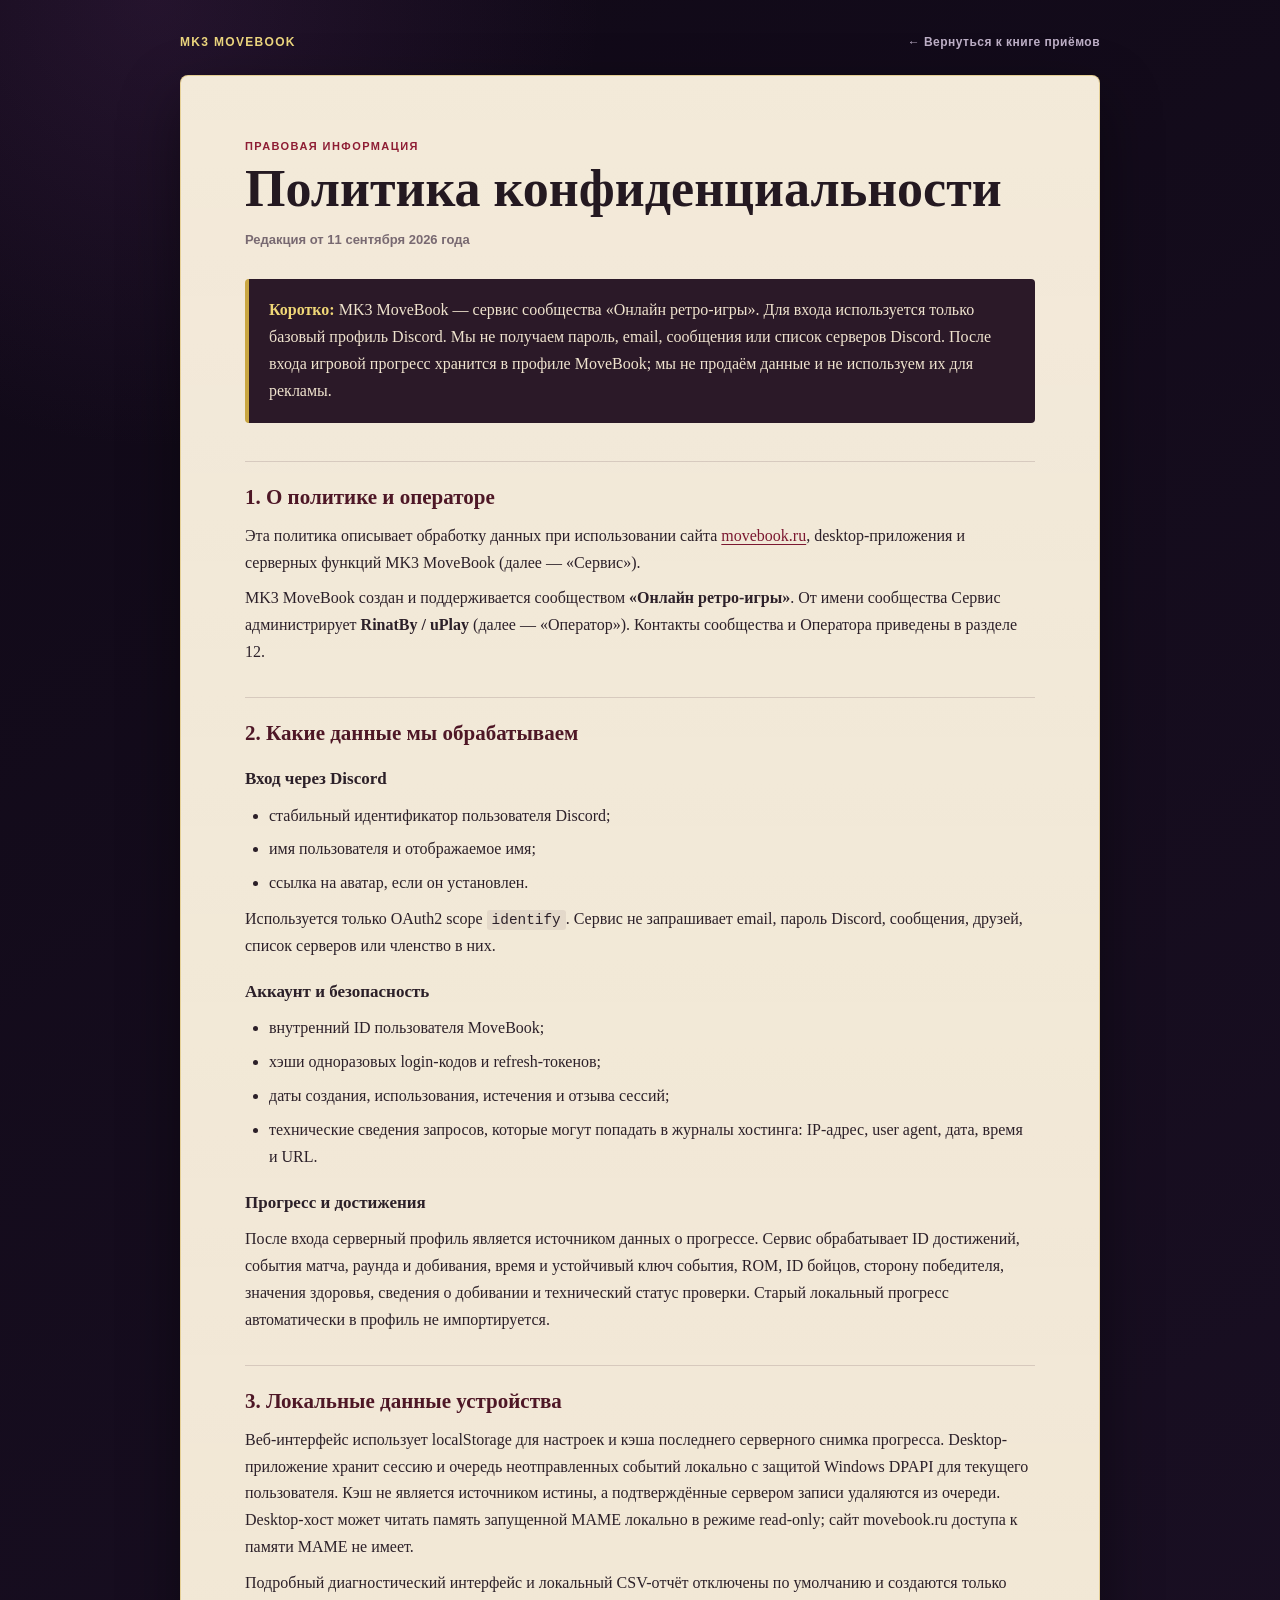
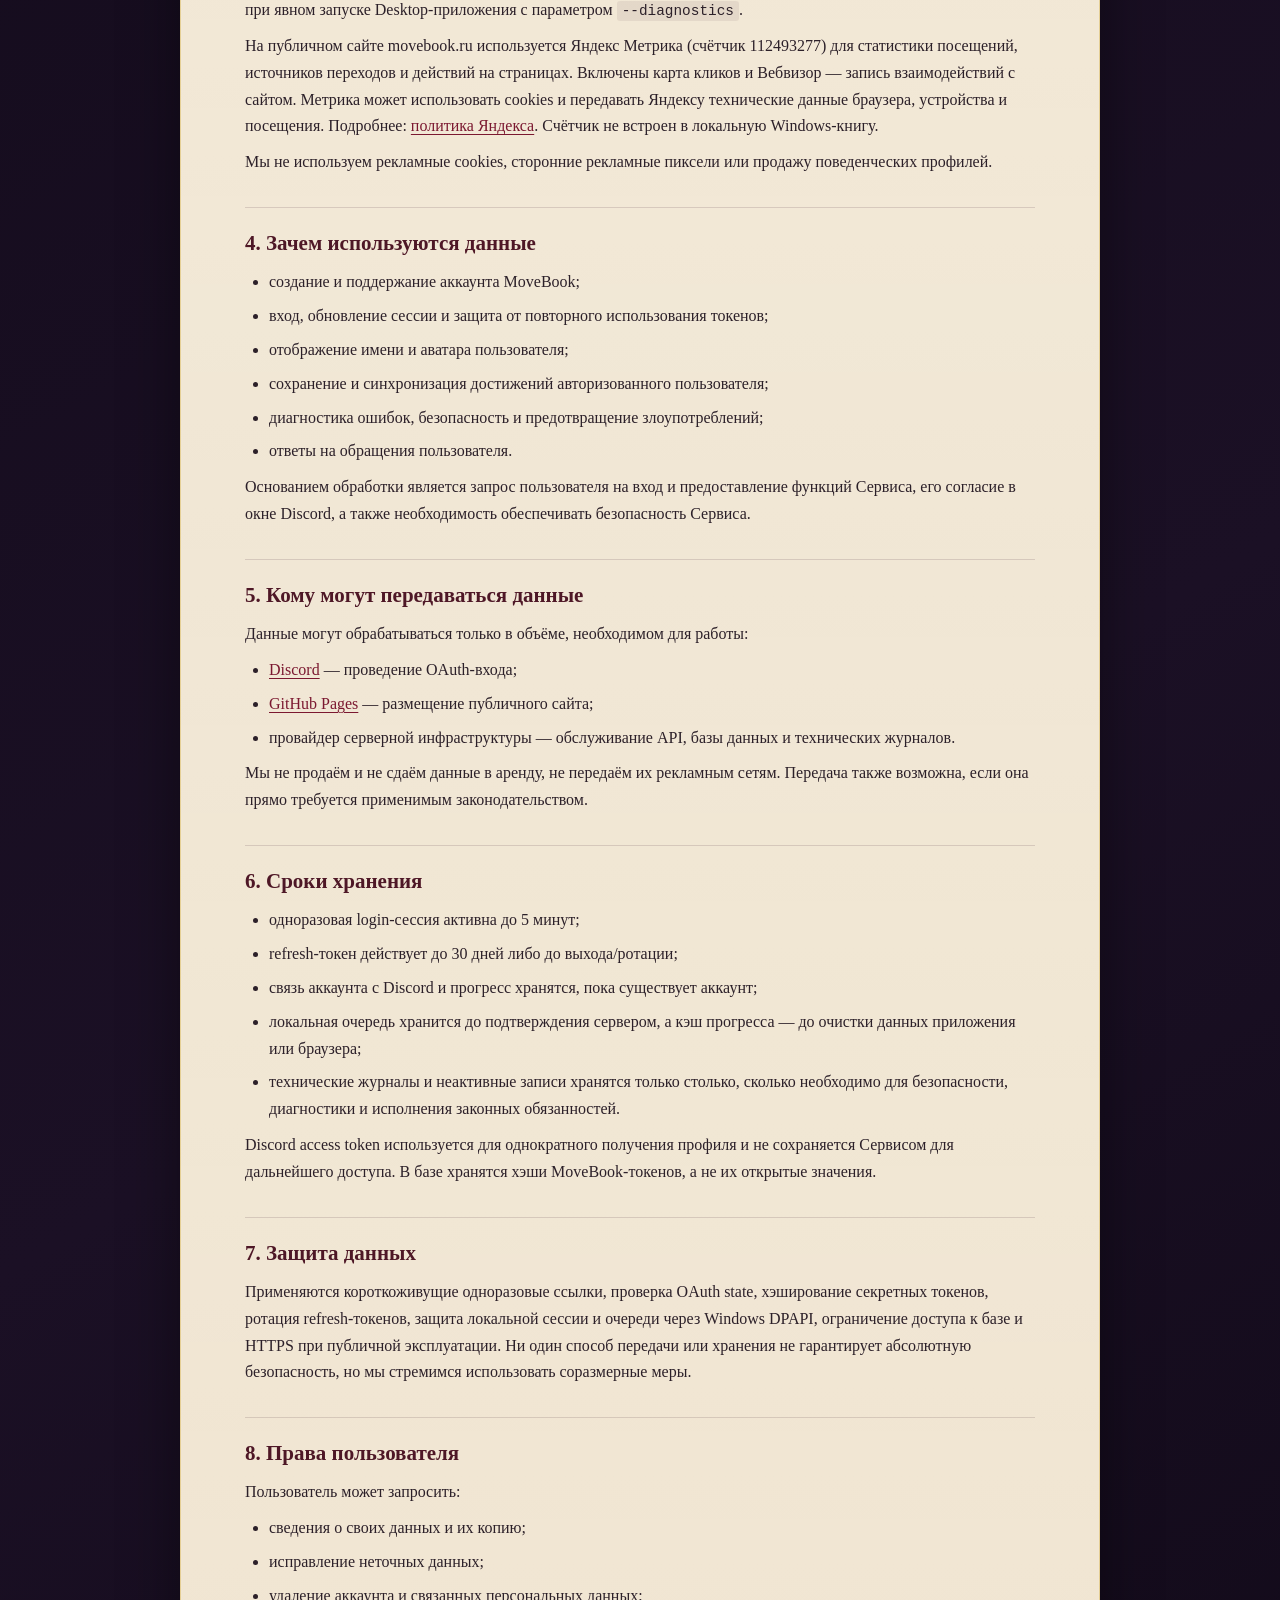
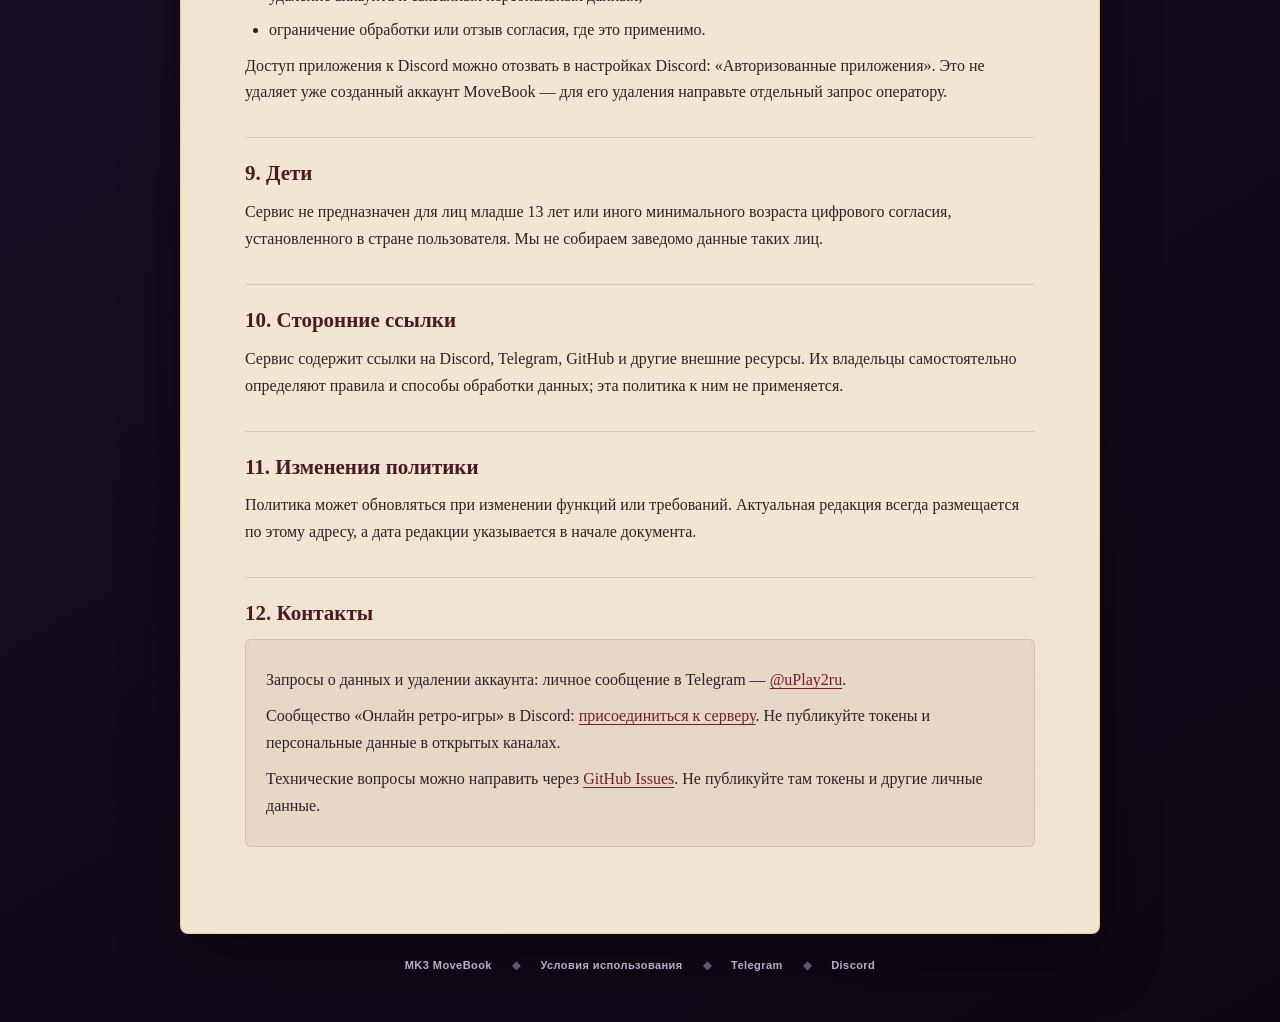
<file: web/privacy/index.html>
<!doctype html>
<html lang="ru">
<head>
    <meta charset="utf-8">
    <meta name="viewport" content="width=device-width, initial-scale=1">
    <meta name="description"
        content="Политика конфиденциальности MK3 MoveBook — проекта сообщества «Онлайн ретро-игры»: какие данные обрабатываются при входе через Discord и использовании достижений.">
    <meta name="theme-color" content="#100917">
    <link rel="canonical" href="https://movebook.ru/privacy/">
    <link rel="icon" href="../assets/icon.ico" type="image/x-icon">
    <link rel="stylesheet" href="../legal.css">
    <title>Политика конфиденциальности — MK3 MoveBook</title>
</head>
<body class="legal-body">
    <div class="legal-shell">
        <header class="legal-chrome">
            <a class="legal-brand" href="../">MK3 MOVEBOOK</a>
            <a class="legal-back" href="../">← Вернуться к книге приёмов</a>
        </header>

        <main class="legal-document">
            <p class="legal-kicker">Правовая информация</p>
            <h1>Политика конфиденциальности</h1>
            <p class="legal-updated">Редакция от 11 сентября 2026 года</p>

            <div class="legal-summary">
                <strong>Коротко:</strong> MK3 MoveBook — сервис сообщества
                «Онлайн ретро-игры». Для входа используется только базовый профиль
                Discord. Мы не получаем пароль, email, сообщения или список серверов
                Discord. После входа игровой прогресс хранится в профиле MoveBook;
                мы не продаём данные и не используем их для рекламы.
            </div>

            <section class="legal-section">
                <h2>1. О политике и операторе</h2>
                <p>
                    Эта политика описывает обработку данных при использовании
                    сайта <a href="https://movebook.ru/">movebook.ru</a>,
                    desktop-приложения и серверных функций MK3 MoveBook
                    (далее — «Сервис»).
                </p>
                <p>
                    MK3 MoveBook создан и поддерживается сообществом
                    <strong>«Онлайн ретро-игры»</strong>. От имени сообщества Сервис
                    администрирует <strong>RinatBy / uPlay</strong> (далее — «Оператор»).
                    Контакты сообщества и Оператора приведены в разделе 12.
                </p>
            </section>

            <section class="legal-section">
                <h2>2. Какие данные мы обрабатываем</h2>
                <h3>Вход через Discord</h3>
                <ul>
                    <li>стабильный идентификатор пользователя Discord;</li>
                    <li>имя пользователя и отображаемое имя;</li>
                    <li>ссылка на аватар, если он установлен.</li>
                </ul>
                <p>
                    Используется только OAuth2 scope <code>identify</code>.
                    Сервис не запрашивает email, пароль Discord, сообщения,
                    друзей, список серверов или членство в них.
                </p>

                <h3>Аккаунт и безопасность</h3>
                <ul>
                    <li>внутренний ID пользователя MoveBook;</li>
                    <li>хэши одноразовых login-кодов и refresh-токенов;</li>
                    <li>даты создания, использования, истечения и отзыва сессий;</li>
                    <li>технические сведения запросов, которые могут попадать
                        в журналы хостинга: IP-адрес, user agent, дата, время и URL.</li>
                </ul>

                <h3>Прогресс и достижения</h3>
                <p>
                    После входа серверный профиль является источником данных о
                    прогрессе. Сервис обрабатывает ID достижений, события
                    матча, раунда и добивания, время и устойчивый ключ события,
                    ROM, ID бойцов, сторону победителя, значения здоровья,
                    сведения о добивании и технический статус проверки. Старый
                    локальный прогресс автоматически в профиль не импортируется.
                </p>
            </section>

            <section class="legal-section">
                <h2>3. Локальные данные устройства</h2>
                <p>
                    Веб-интерфейс использует localStorage для настроек и кэша
                    последнего серверного снимка прогресса. Desktop-приложение
                    хранит сессию и очередь неотправленных событий локально с
                    защитой Windows DPAPI для текущего пользователя. Кэш не
                    является источником истины, а подтверждённые сервером записи
                    удаляются из очереди. Desktop-хост может читать память
                    запущенной MAME локально в режиме read-only; сайт movebook.ru
                    доступа к памяти MAME не имеет.
                </p>
                <p>
                    Подробный диагностический интерфейс и локальный CSV-отчёт
                    отключены по умолчанию и создаются только при явном запуске
                    Desktop-приложения с параметром <code>--diagnostics</code>.
                </p>
                <p>
                    На публичном сайте movebook.ru используется Яндекс Метрика
                    (счётчик 112493277) для статистики посещений, источников
                    переходов и действий на страницах. Включены карта кликов и
                    Вебвизор — запись взаимодействий с сайтом. Метрика может
                    использовать cookies и передавать Яндексу технические данные
                    браузера, устройства и посещения. Подробнее:
                    <a href="https://yandex.ru/legal/confidential/" target="_blank"
                       rel="noopener noreferrer">политика Яндекса</a>.
                    Счётчик не встроен в локальную Windows-книгу.
                </p>
                <p>
                    Мы не используем рекламные cookies, сторонние рекламные
                    пиксели или продажу поведенческих профилей.
                </p>
            </section>

            <section class="legal-section">
                <h2>4. Зачем используются данные</h2>
                <ul>
                    <li>создание и поддержание аккаунта MoveBook;</li>
                    <li>вход, обновление сессии и защита от повторного использования токенов;</li>
                    <li>отображение имени и аватара пользователя;</li>
                    <li>сохранение и синхронизация достижений авторизованного пользователя;</li>
                    <li>диагностика ошибок, безопасность и предотвращение злоупотреблений;</li>
                    <li>ответы на обращения пользователя.</li>
                </ul>
                <p>
                    Основанием обработки является запрос пользователя на вход и
                    предоставление функций Сервиса, его согласие в окне Discord,
                    а также необходимость обеспечивать безопасность Сервиса.
                </p>
            </section>

            <section class="legal-section">
                <h2>5. Кому могут передаваться данные</h2>
                <p>Данные могут обрабатываться только в объёме, необходимом для работы:</p>
                <ul>
                    <li><a href="https://discord.com/privacy" target="_blank"
                        rel="noopener noreferrer">Discord</a> — проведение OAuth-входа;</li>
                    <li><a href="https://docs.github.com/site-policy/privacy-policies/github-general-privacy-statement"
                        target="_blank" rel="noopener noreferrer">GitHub Pages</a> —
                        размещение публичного сайта;</li>
                    <li>провайдер серверной инфраструктуры — обслуживание API,
                        базы данных и технических журналов.</li>
                </ul>
                <p>
                    Мы не продаём и не сдаём данные в аренду, не передаём их
                    рекламным сетям. Передача также возможна, если она прямо
                    требуется применимым законодательством.
                </p>
            </section>

            <section class="legal-section">
                <h2>6. Сроки хранения</h2>
                <ul>
                    <li>одноразовая login-сессия активна до 5 минут;</li>
                    <li>refresh-токен действует до 30 дней либо до выхода/ротации;</li>
                    <li>связь аккаунта с Discord и прогресс хранятся, пока существует аккаунт;</li>
                    <li>локальная очередь хранится до подтверждения сервером, а
                        кэш прогресса — до очистки данных приложения или браузера;</li>
                    <li>технические журналы и неактивные записи хранятся только
                        столько, сколько необходимо для безопасности, диагностики
                        и исполнения законных обязанностей.</li>
                </ul>
                <p>
                    Discord access token используется для однократного получения
                    профиля и не сохраняется Сервисом для дальнейшего доступа.
                    В базе хранятся хэши MoveBook-токенов, а не их открытые значения.
                </p>
            </section>

            <section class="legal-section">
                <h2>7. Защита данных</h2>
                <p>
                    Применяются короткоживущие одноразовые ссылки, проверка OAuth
                    state, хэширование секретных токенов, ротация refresh-токенов,
                    защита локальной сессии и очереди через Windows DPAPI,
                    ограничение доступа к базе и HTTPS при публичной эксплуатации.
                    Ни один способ передачи или хранения не гарантирует абсолютную
                    безопасность, но мы стремимся использовать соразмерные меры.
                </p>
            </section>

            <section class="legal-section">
                <h2>8. Права пользователя</h2>
                <p>Пользователь может запросить:</p>
                <ul>
                    <li>сведения о своих данных и их копию;</li>
                    <li>исправление неточных данных;</li>
                    <li>удаление аккаунта и связанных персональных данных;</li>
                    <li>ограничение обработки или отзыв согласия, где это применимо.</li>
                </ul>
                <p>
                    Доступ приложения к Discord можно отозвать в настройках
                    Discord: «Авторизованные приложения». Это не удаляет уже
                    созданный аккаунт MoveBook — для его удаления направьте
                    отдельный запрос оператору.
                </p>
            </section>

            <section class="legal-section">
                <h2>9. Дети</h2>
                <p>
                    Сервис не предназначен для лиц младше 13 лет или иного
                    минимального возраста цифрового согласия, установленного в
                    стране пользователя. Мы не собираем заведомо данные таких лиц.
                </p>
            </section>

            <section class="legal-section">
                <h2>10. Сторонние ссылки</h2>
                <p>
                    Сервис содержит ссылки на Discord, Telegram, GitHub и другие
                    внешние ресурсы. Их владельцы самостоятельно определяют правила
                    и способы обработки данных; эта политика к ним не применяется.
                </p>
            </section>

            <section class="legal-section">
                <h2>11. Изменения политики</h2>
                <p>
                    Политика может обновляться при изменении функций или требований.
                    Актуальная редакция всегда размещается по этому адресу, а дата
                    редакции указывается в начале документа.
                </p>
            </section>

            <section class="legal-section">
                <h2>12. Контакты</h2>
                <div class="legal-contact">
                    <p>
                        Запросы о данных и удалении аккаунта: личное сообщение в
                        Telegram — <a href="https://t.me/uPlay2ru" target="_blank"
                        rel="noopener noreferrer">@uPlay2ru</a>.
                    </p>
                    <p>
                        Сообщество «Онлайн ретро-игры» в Discord:
                        <a href="https://discord.com/invite/r3kCQNxX5Z" target="_blank"
                        rel="noopener noreferrer">присоединиться к серверу</a>.
                        Не публикуйте токены и персональные данные в открытых каналах.
                    </p>
                    <p>
                        Технические вопросы можно направить через
                        <a href="https://github.com/RinatBy/MK3MoveBook/issues"
                        target="_blank" rel="noopener noreferrer">GitHub Issues</a>.
                        Не публикуйте там токены и другие личные данные.
                    </p>
                </div>
            </section>
        </main>

        <footer class="legal-footer">
            <a href="../">MK3 MoveBook</a><span>◆</span>
            <a href="../terms/">Условия использования</a><span>◆</span>
            <a href="https://t.me/uPlay2ru" target="_blank"
                rel="noopener noreferrer">Telegram</a><span>◆</span>
            <a href="https://discord.com/invite/r3kCQNxX5Z" target="_blank"
                rel="noopener noreferrer">Discord</a>
        </footer>
    </div>
</body>
</html>
</file>
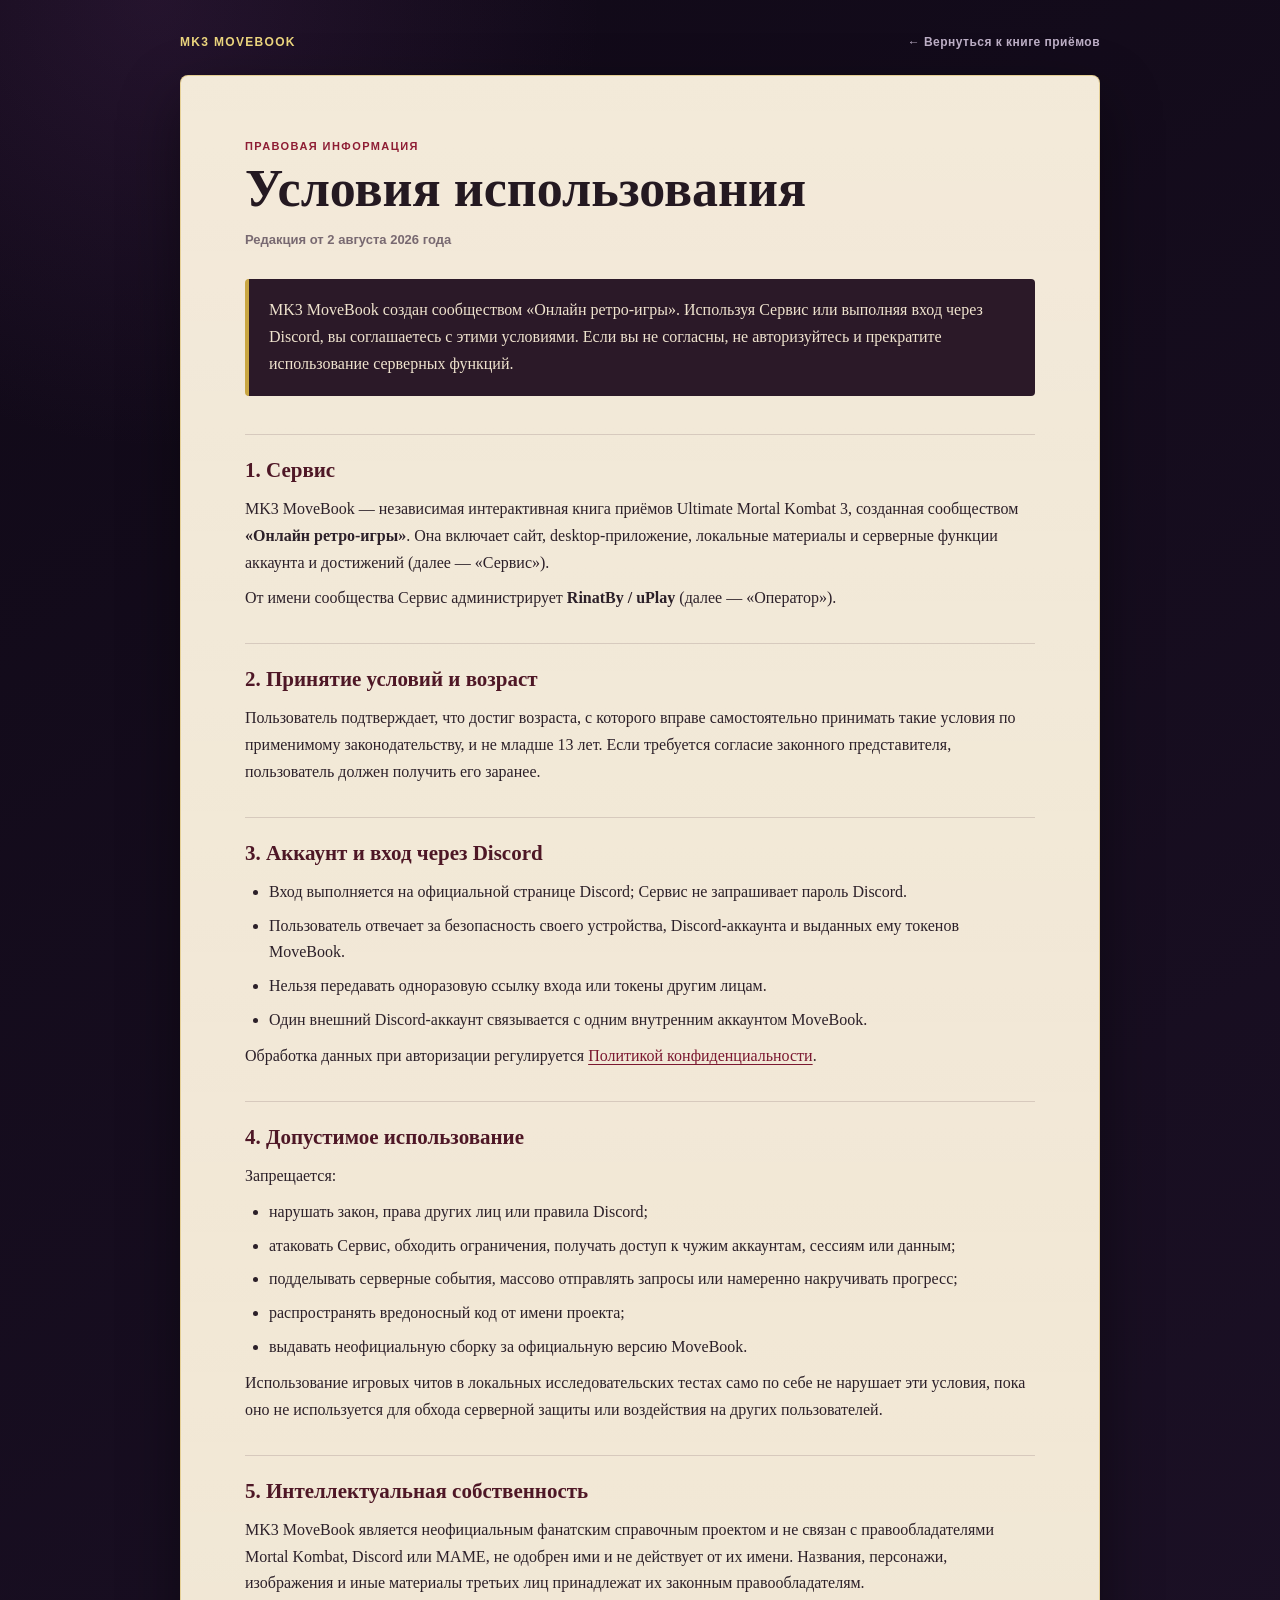
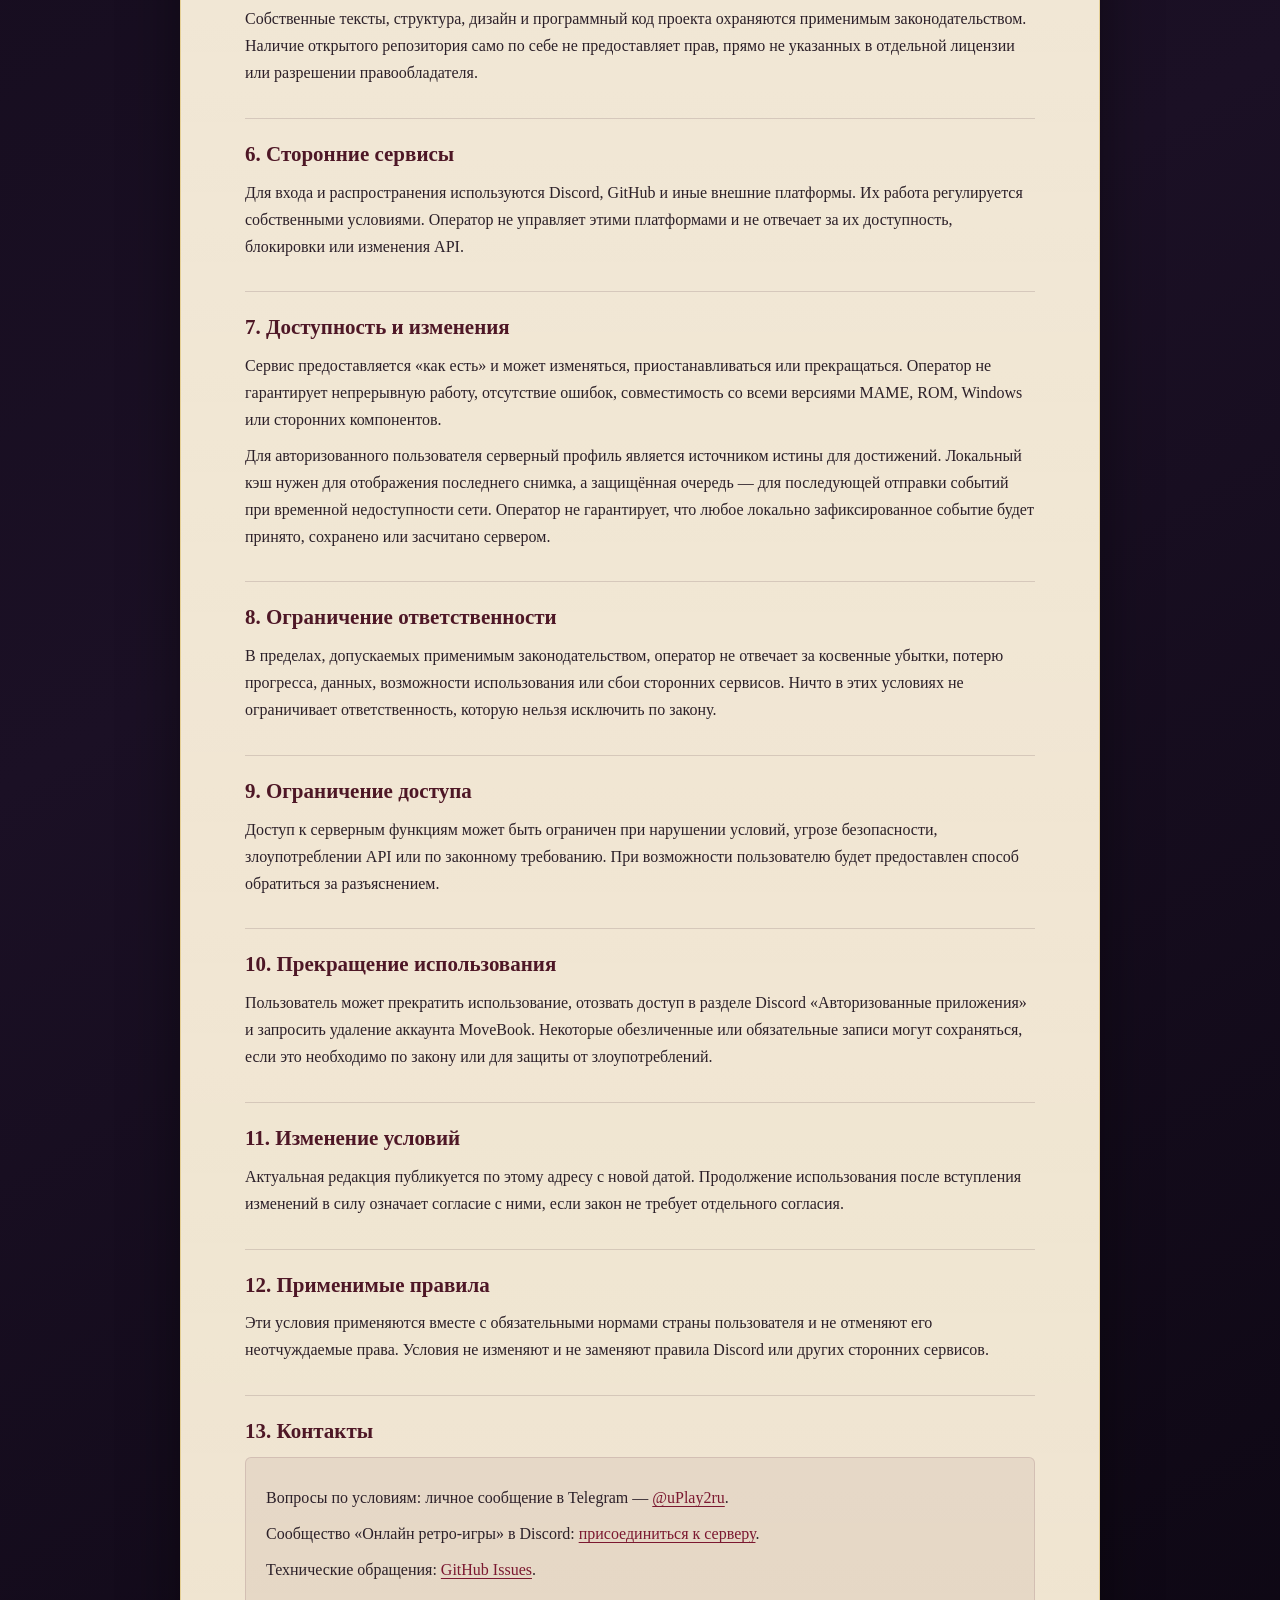
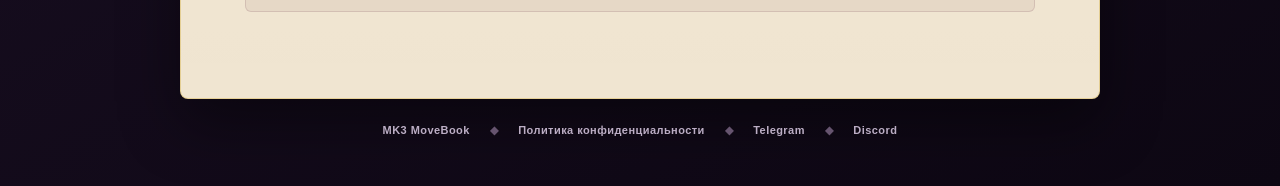
<file: web/terms/index.html>
<!doctype html>
<html lang="ru">
<head>
    <meta charset="utf-8">
    <meta name="viewport" content="width=device-width, initial-scale=1">
    <meta name="description"
        content="Условия использования MK3 MoveBook — сайта, приложения и серверных функций сообщества «Онлайн ретро-игры».">
    <meta name="theme-color" content="#100917">
    <link rel="canonical" href="https://movebook.ru/terms/">
    <link rel="icon" href="../assets/icon.ico" type="image/x-icon">
    <link rel="stylesheet" href="../legal.css">
    <title>Условия использования — MK3 MoveBook</title>
</head>
<body class="legal-body">
    <div class="legal-shell">
        <header class="legal-chrome">
            <a class="legal-brand" href="../">MK3 MOVEBOOK</a>
            <a class="legal-back" href="../">← Вернуться к книге приёмов</a>
        </header>

        <main class="legal-document">
            <p class="legal-kicker">Правовая информация</p>
            <h1>Условия использования</h1>
            <p class="legal-updated">Редакция от 2 августа 2026 года</p>

            <div class="legal-summary">
                MK3 MoveBook создан сообществом «Онлайн ретро-игры». Используя
                Сервис или выполняя вход через Discord, вы соглашаетесь с этими
                условиями. Если вы не согласны, не авторизуйтесь и прекратите
                использование серверных функций.
            </div>

            <section class="legal-section">
                <h2>1. Сервис</h2>
                <p>
                    MK3 MoveBook — независимая интерактивная книга приёмов
                    Ultimate Mortal Kombat 3, созданная сообществом
                    <strong>«Онлайн ретро-игры»</strong>. Она включает сайт,
                    desktop-приложение, локальные материалы и серверные функции
                    аккаунта и достижений (далее — «Сервис»).
                </p>
                <p>
                    От имени сообщества Сервис администрирует
                    <strong>RinatBy / uPlay</strong> (далее — «Оператор»).
                </p>
            </section>

            <section class="legal-section">
                <h2>2. Принятие условий и возраст</h2>
                <p>
                    Пользователь подтверждает, что достиг возраста, с которого
                    вправе самостоятельно принимать такие условия по применимому
                    законодательству, и не младше 13 лет. Если требуется согласие
                    законного представителя, пользователь должен получить его заранее.
                </p>
            </section>

            <section class="legal-section">
                <h2>3. Аккаунт и вход через Discord</h2>
                <ul>
                    <li>Вход выполняется на официальной странице Discord; Сервис
                        не запрашивает пароль Discord.</li>
                    <li>Пользователь отвечает за безопасность своего устройства,
                        Discord-аккаунта и выданных ему токенов MoveBook.</li>
                    <li>Нельзя передавать одноразовую ссылку входа или токены другим лицам.</li>
                    <li>Один внешний Discord-аккаунт связывается с одним внутренним
                        аккаунтом MoveBook.</li>
                </ul>
                <p>
                    Обработка данных при авторизации регулируется
                    <a href="../privacy/">Политикой конфиденциальности</a>.
                </p>
            </section>

            <section class="legal-section">
                <h2>4. Допустимое использование</h2>
                <p>Запрещается:</p>
                <ul>
                    <li>нарушать закон, права других лиц или правила Discord;</li>
                    <li>атаковать Сервис, обходить ограничения, получать доступ к
                        чужим аккаунтам, сессиям или данным;</li>
                    <li>подделывать серверные события, массово отправлять запросы
                        или намеренно накручивать прогресс;</li>
                    <li>распространять вредоносный код от имени проекта;</li>
                    <li>выдавать неофициальную сборку за официальную версию MoveBook.</li>
                </ul>
                <p>
                    Использование игровых читов в локальных исследовательских тестах
                    само по себе не нарушает эти условия, пока оно не используется
                    для обхода серверной защиты или воздействия на других пользователей.
                </p>
            </section>

            <section class="legal-section">
                <h2>5. Интеллектуальная собственность</h2>
                <p>
                    MK3 MoveBook является неофициальным фанатским справочным проектом
                    и не связан с правообладателями Mortal Kombat, Discord или MAME,
                    не одобрен ими и не действует от их имени. Названия, персонажи,
                    изображения и иные материалы третьих лиц принадлежат их законным
                    правообладателям.
                </p>
                <p>
                    Собственные тексты, структура, дизайн и программный код проекта
                    охраняются применимым законодательством. Наличие открытого
                    репозитория само по себе не предоставляет прав, прямо не указанных
                    в отдельной лицензии или разрешении правообладателя.
                </p>
            </section>

            <section class="legal-section">
                <h2>6. Сторонние сервисы</h2>
                <p>
                    Для входа и распространения используются Discord, GitHub и иные
                    внешние платформы. Их работа регулируется собственными условиями.
                    Оператор не управляет этими платформами и не отвечает за их
                    доступность, блокировки или изменения API.
                </p>
            </section>

            <section class="legal-section">
                <h2>7. Доступность и изменения</h2>
                <p>
                    Сервис предоставляется «как есть» и может изменяться,
                    приостанавливаться или прекращаться. Оператор не гарантирует
                    непрерывную работу, отсутствие ошибок, совместимость со всеми
                    версиями MAME, ROM, Windows или сторонних компонентов.
                </p>
                <p>
                    Для авторизованного пользователя серверный профиль является
                    источником истины для достижений. Локальный кэш нужен для
                    отображения последнего снимка, а защищённая очередь — для
                    последующей отправки событий при временной недоступности сети.
                    Оператор не гарантирует, что любое локально зафиксированное
                    событие будет принято, сохранено или засчитано сервером.
                </p>
            </section>

            <section class="legal-section">
                <h2>8. Ограничение ответственности</h2>
                <p>
                    В пределах, допускаемых применимым законодательством, оператор
                    не отвечает за косвенные убытки, потерю прогресса, данных,
                    возможности использования или сбои сторонних сервисов. Ничто в
                    этих условиях не ограничивает ответственность, которую нельзя
                    исключить по закону.
                </p>
            </section>

            <section class="legal-section">
                <h2>9. Ограничение доступа</h2>
                <p>
                    Доступ к серверным функциям может быть ограничен при нарушении
                    условий, угрозе безопасности, злоупотреблении API или по законному
                    требованию. При возможности пользователю будет предоставлен способ
                    обратиться за разъяснением.
                </p>
            </section>

            <section class="legal-section">
                <h2>10. Прекращение использования</h2>
                <p>
                    Пользователь может прекратить использование, отозвать доступ в
                    разделе Discord «Авторизованные приложения» и запросить удаление
                    аккаунта MoveBook. Некоторые обезличенные или обязательные записи
                    могут сохраняться, если это необходимо по закону или для защиты
                    от злоупотреблений.
                </p>
            </section>

            <section class="legal-section">
                <h2>11. Изменение условий</h2>
                <p>
                    Актуальная редакция публикуется по этому адресу с новой датой.
                    Продолжение использования после вступления изменений в силу
                    означает согласие с ними, если закон не требует отдельного согласия.
                </p>
            </section>

            <section class="legal-section">
                <h2>12. Применимые правила</h2>
                <p>
                    Эти условия применяются вместе с обязательными нормами страны
                    пользователя и не отменяют его неотчуждаемые права. Условия не
                    изменяют и не заменяют правила Discord или других сторонних сервисов.
                </p>
            </section>

            <section class="legal-section">
                <h2>13. Контакты</h2>
                <div class="legal-contact">
                    <p>
                        Вопросы по условиям: личное сообщение в Telegram —
                        <a href="https://t.me/uPlay2ru" target="_blank"
                        rel="noopener noreferrer">@uPlay2ru</a>.
                    </p>
                    <p>
                        Сообщество «Онлайн ретро-игры» в Discord:
                        <a href="https://discord.com/invite/r3kCQNxX5Z" target="_blank"
                        rel="noopener noreferrer">присоединиться к серверу</a>.
                    </p>
                    <p>
                        Технические обращения:
                        <a href="https://github.com/RinatBy/MK3MoveBook/issues"
                        target="_blank" rel="noopener noreferrer">GitHub Issues</a>.
                    </p>
                </div>
            </section>
        </main>

        <footer class="legal-footer">
            <a href="../">MK3 MoveBook</a><span>◆</span>
            <a href="../privacy/">Политика конфиденциальности</a><span>◆</span>
            <a href="https://t.me/uPlay2ru" target="_blank"
                rel="noopener noreferrer">Telegram</a><span>◆</span>
            <a href="https://discord.com/invite/r3kCQNxX5Z" target="_blank"
                rel="noopener noreferrer">Discord</a>
        </footer>
    </div>
</body>
</html>
</file>
<file: web/legal.css>
.legal-body {
    --legal-bg: #100917;
    --legal-panel: #1a1023;
    --legal-paper: #f0e5d1;
    --legal-ink: #2c2029;
    --legal-muted: #786971;
    --legal-wine: #8e1d34;
    --legal-gold: #c9a642;
    min-height: 100vh;
    margin: 0;
    color: var(--legal-ink);
    background:
        radial-gradient(circle at 12% 0, rgba(117, 61, 132, .2), transparent 28rem),
        linear-gradient(150deg, #100917, #1b1025 58%, #0d0713);
    font: 16px/1.68 Georgia, "Times New Roman", serif;
}

.legal-body * {
    box-sizing: border-box;
}

.legal-shell {
    width: min(920px, calc(100% - 32px));
    margin: 0 auto;
    padding: 34px 0 48px;
}

.legal-chrome,
.legal-footer {
    display: flex;
    align-items: center;
    justify-content: space-between;
    gap: 20px;
    color: #bcaec5;
    font: 600 12px/1.4 "Segoe UI", sans-serif;
    letter-spacing: .04em;
}

.legal-brand,
.legal-back,
.legal-footer a {
    color: inherit;
    text-decoration: none;
}

.legal-brand {
    color: #ead47d;
    font-weight: 800;
    letter-spacing: .11em;
}

.legal-back:hover,
.legal-footer a:hover {
    color: #f2dc83;
}

.legal-document {
    margin: 24px 0;
    padding: clamp(28px, 6vw, 64px);
    background:
        linear-gradient(rgba(255, 255, 255, .18), rgba(255, 255, 255, 0)),
        var(--legal-paper);
    border: 1px solid rgba(218, 184, 87, .5);
    border-radius: 8px;
    box-shadow: 0 24px 60px rgba(0, 0, 0, .42);
}

.legal-kicker {
    margin: 0 0 8px;
    color: var(--legal-wine);
    font: 800 11px/1.2 "Segoe UI", sans-serif;
    letter-spacing: .13em;
    text-transform: uppercase;
}

.legal-document h1 {
    max-width: 760px;
    margin: 0;
    color: #241921;
    font-size: clamp(30px, 6vw, 52px);
    line-height: 1.08;
    overflow-wrap: anywhere;
}

.legal-updated {
    margin: 14px 0 0;
    color: var(--legal-muted);
    font: 600 13px/1.4 "Segoe UI", sans-serif;
}

.legal-summary {
    margin: 30px 0 38px;
    padding: 18px 20px;
    color: #efe3ce;
    background: #2b1928;
    border-left: 4px solid var(--legal-gold);
    border-radius: 4px;
}

.legal-summary strong {
    color: #f0d777;
}

.legal-section {
    padding: 22px 0;
    border-top: 1px solid rgba(92, 64, 74, .18);
}

.legal-section h2 {
    margin: 0 0 12px;
    color: #4e1726;
    font-size: 21px;
    line-height: 1.28;
}

.legal-section h3 {
    margin: 18px 0 7px;
    font-size: 17px;
}

.legal-section p,
.legal-section ul {
    margin: 9px 0;
}

.legal-section ul {
    padding-left: 24px;
}

.legal-section li + li {
    margin-top: 7px;
}

.legal-section a {
    color: #7b1830;
    text-decoration-thickness: 1px;
    text-underline-offset: 3px;
}

.legal-section code {
    padding: 2px 5px;
    background: rgba(95, 55, 69, .09);
    border-radius: 3px;
    font-size: .9em;
}

.legal-contact {
    padding: 18px 20px;
    background: rgba(112, 65, 80, .08);
    border: 1px solid rgba(112, 65, 80, .16);
    border-radius: 6px;
}

.legal-footer {
    justify-content: center;
    flex-wrap: wrap;
    font-size: 11px;
}

.legal-footer span {
    color: #66546f;
}

.hosted-site .statusbar > .legal-links {
    display: inline-flex;
    grid-column: 3;
    align-items: center;
    justify-self: center;
    gap: 7px;
    margin: 0 16px;
    color: #74677c;
    font: 600 9px/1 "Literata", Georgia, serif;
    letter-spacing: .02em;
    white-space: nowrap;
}

.hosted-site .statusbar > .legal-links a {
    color: inherit;
    text-decoration: none;
}

.hosted-site .statusbar > .legal-links a:hover,
.hosted-site .statusbar > .legal-links a:focus-visible {
    color: #b3a1be;
    text-decoration: underline;
    text-underline-offset: 2px;
}

@media (min-width: 1061px) {
    .hosted-site .statusbar {
        grid-template-columns: minmax(0, 1fr) auto auto minmax(0, 1fr);
    }

    .hosted-site .statusbar > #statusText {
        grid-column: 4;
    }
}

@media (max-width: 1060px) {
    .hosted-site .statusbar > #statusText {
        grid-column: 1;
    }

    .hosted-site .statusbar > .legal-links {
        grid-column: 2;
        grid-row: 2;
        justify-self: end;
        margin: 0;
    }
}

@media (max-width: 560px) {
    .legal-shell {
        width: min(100% - 20px, 920px);
        padding-top: 18px;
    }

    .legal-chrome {
        align-items: flex-start;
        flex-direction: column;
        gap: 8px;
    }

    .legal-document {
        margin-top: 16px;
        padding: 25px 19px;
    }

    .legal-document h1 {
        font-size: 26px;
    }

    .legal-summary {
        margin: 24px 0 30px;
        padding: 15px;
    }

    .hosted-site .statusbar > .legal-links {
        grid-column: 1 / -1;
        grid-row: 2;
        justify-self: center;
    }
}
</file>
